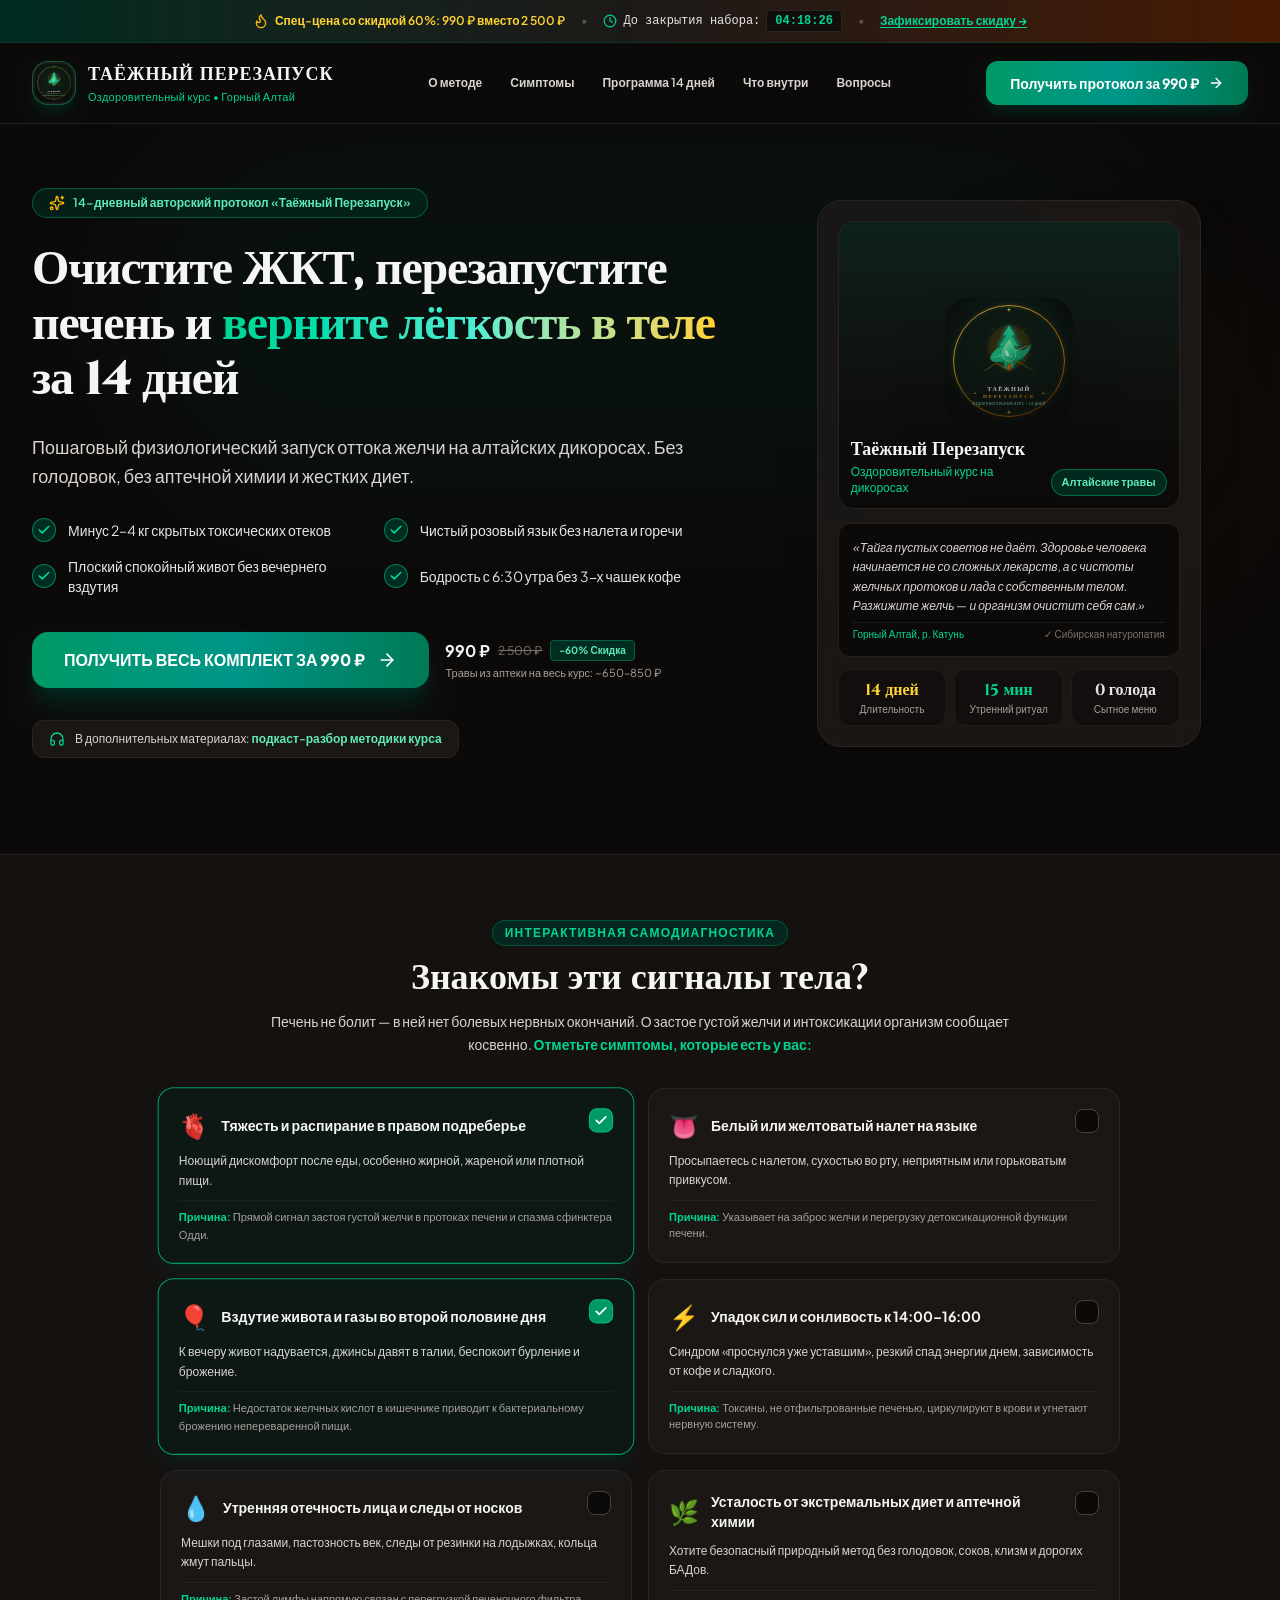
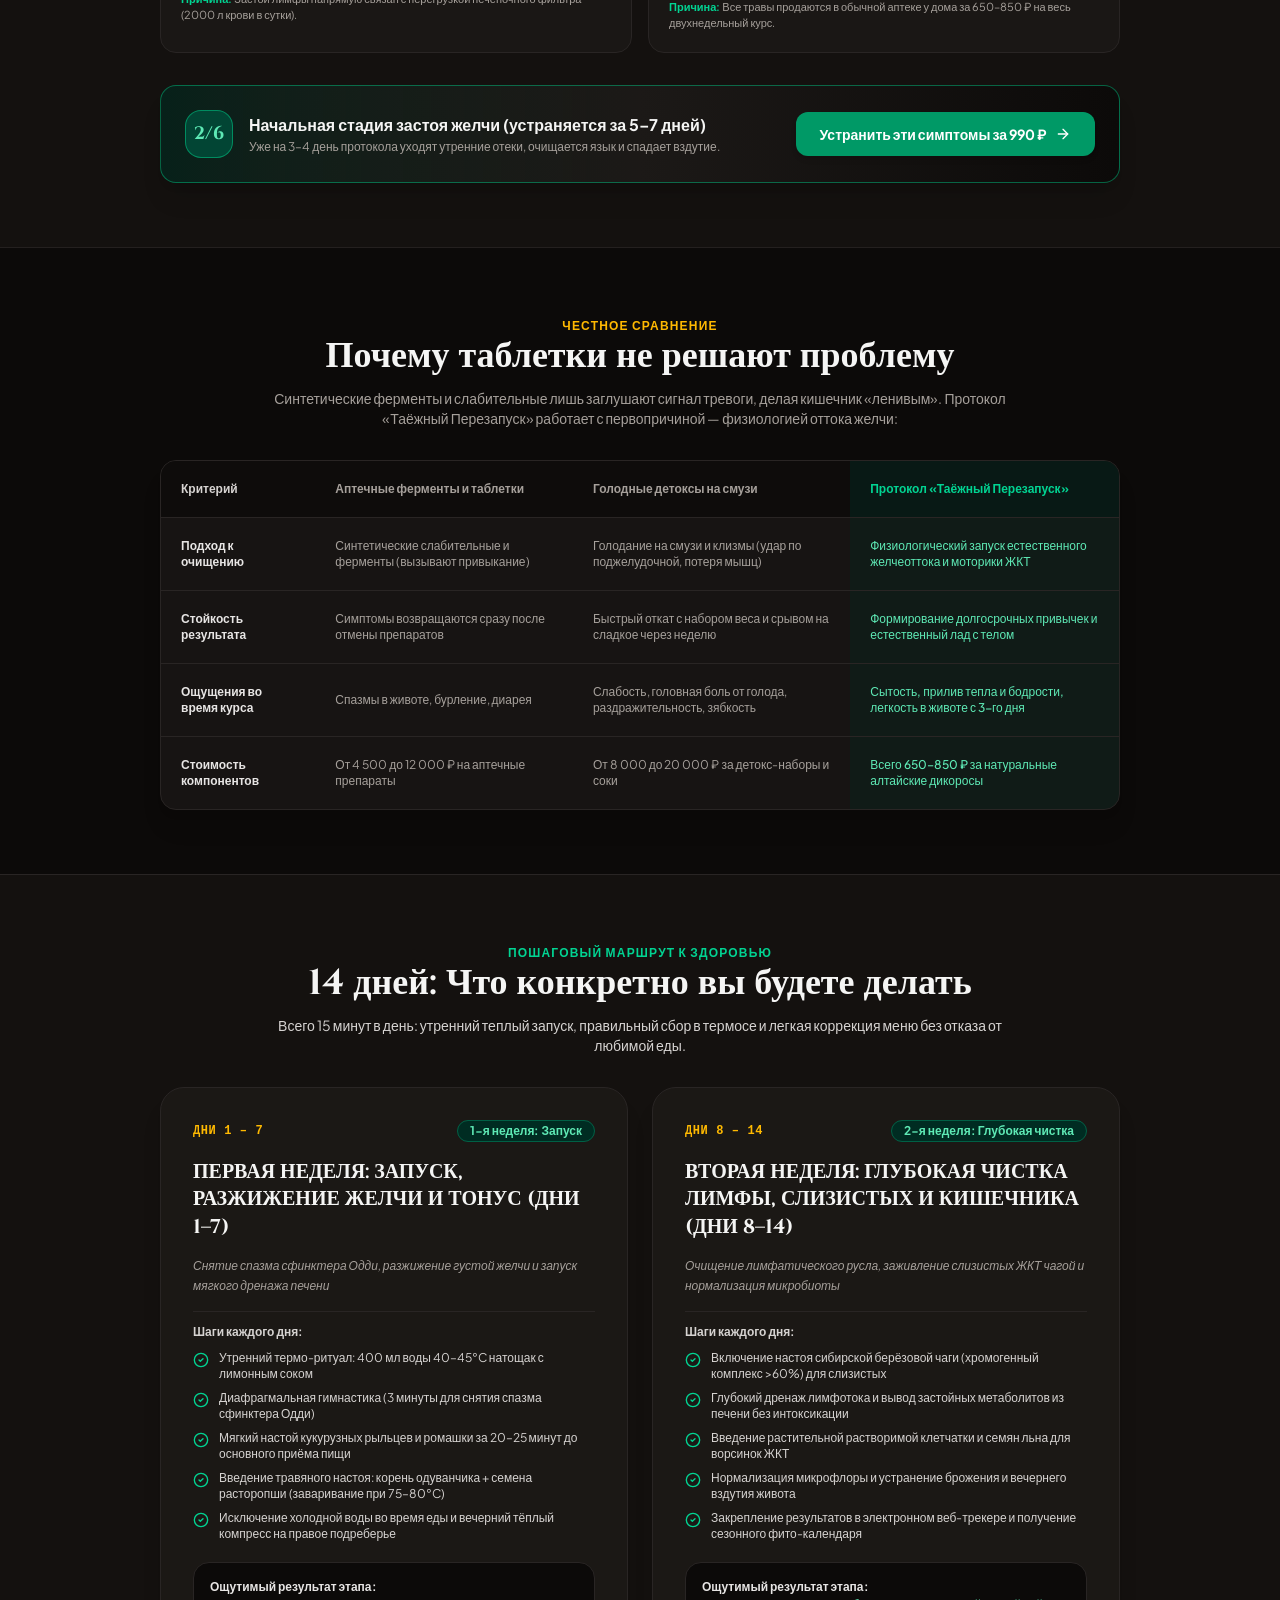
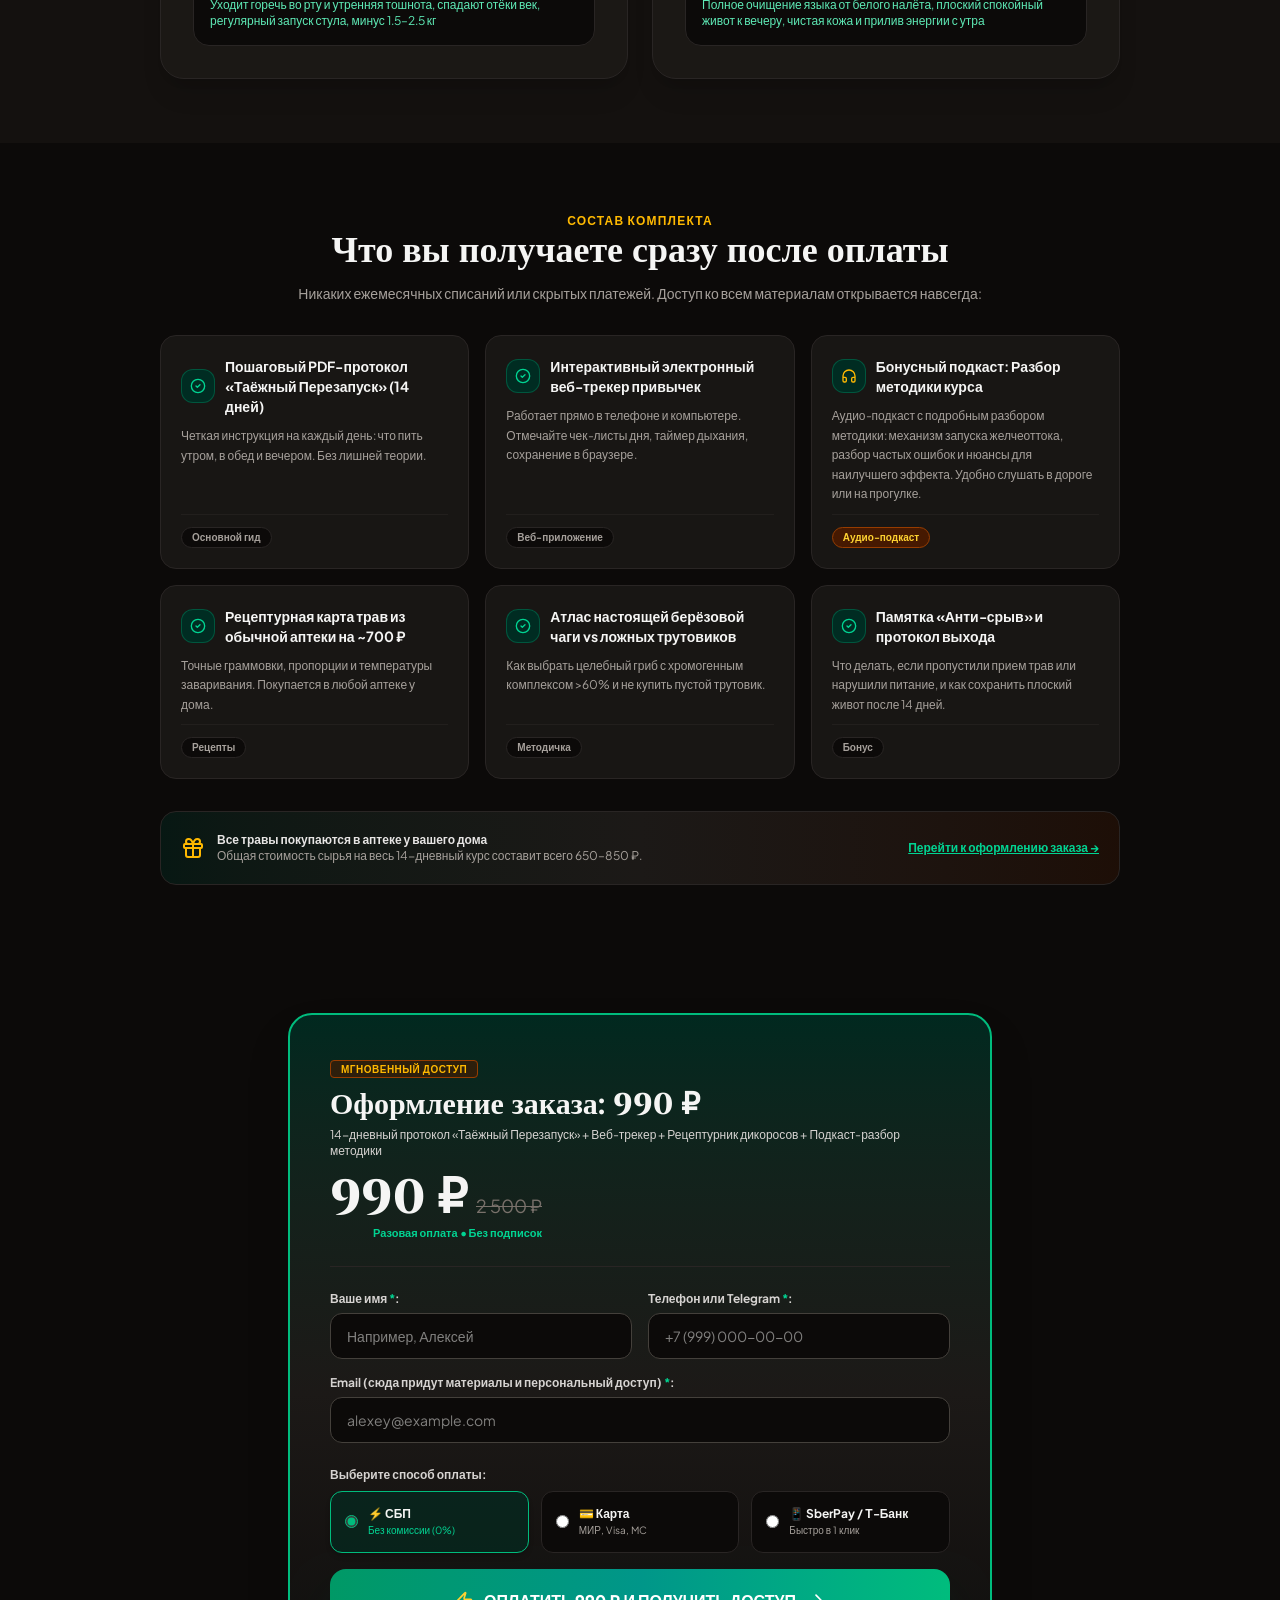
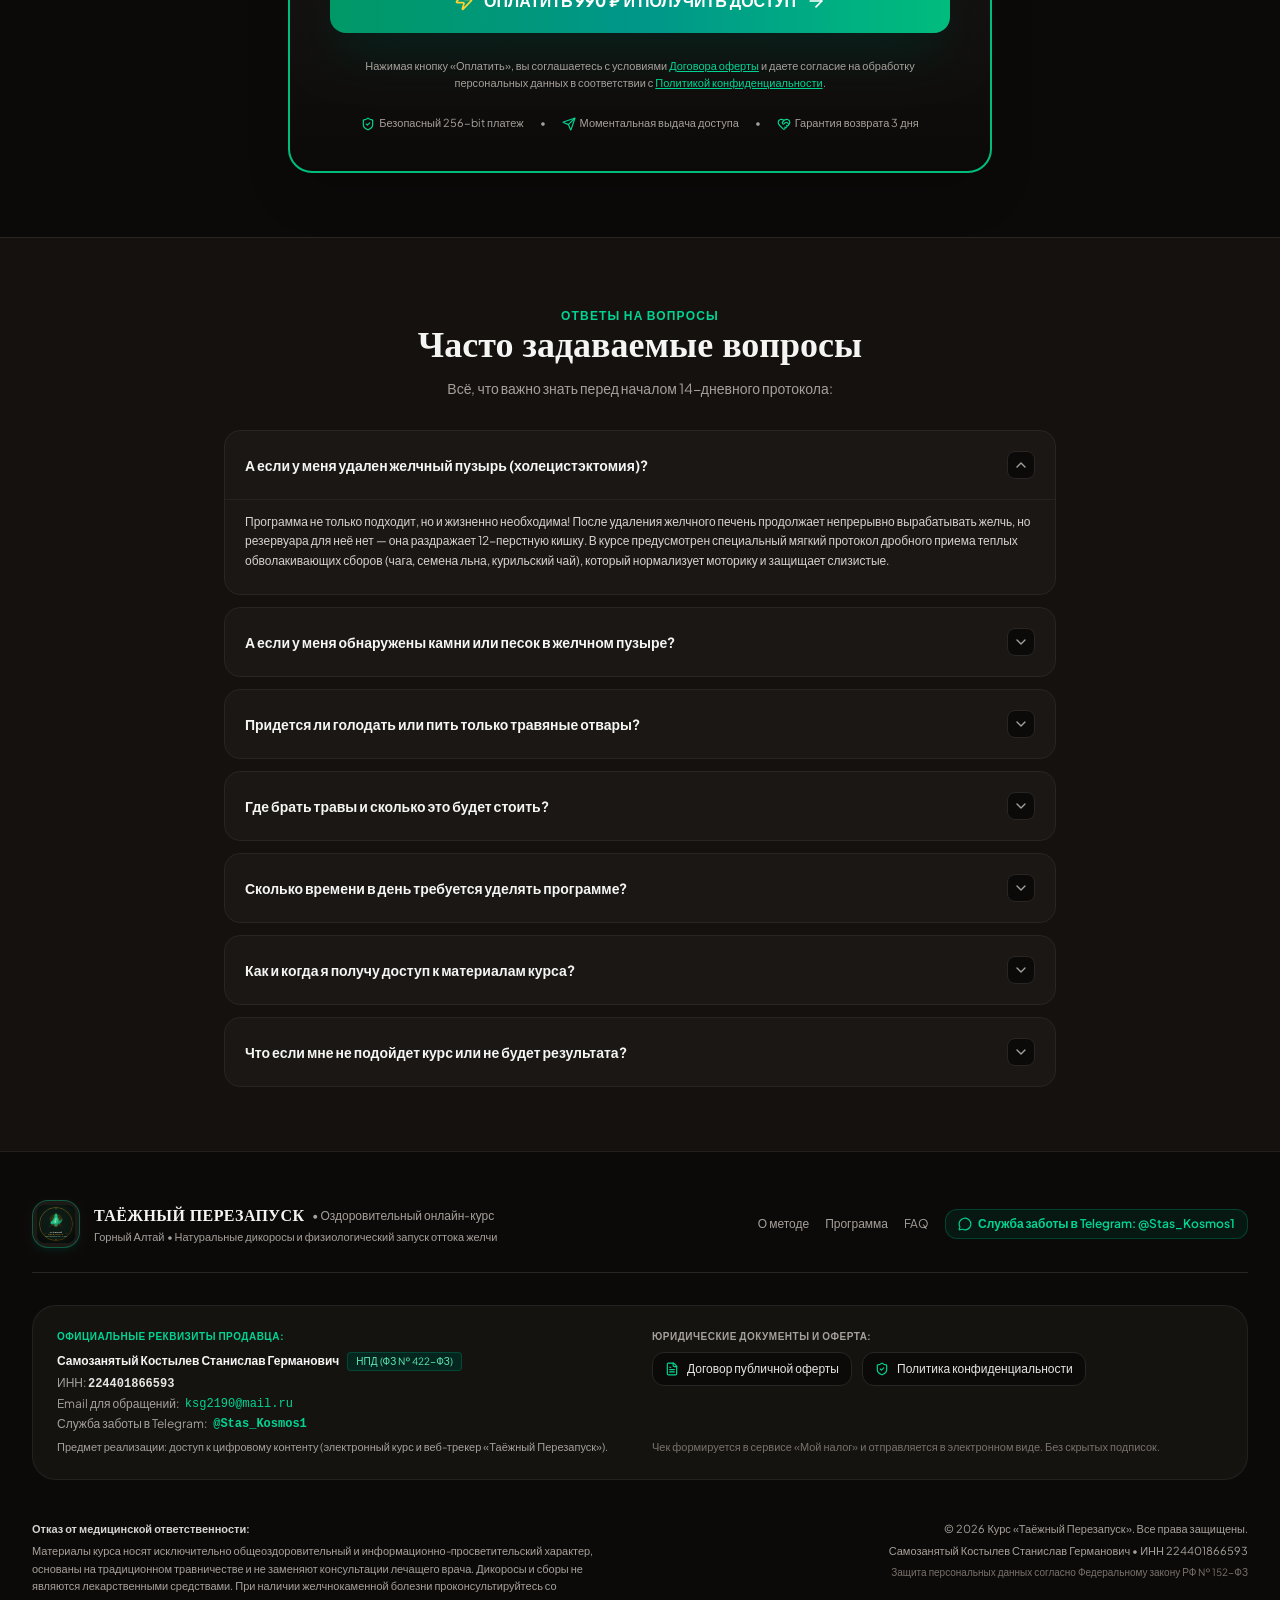
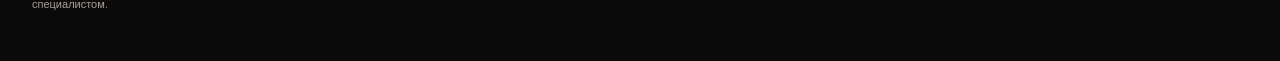
<file: index.html>
<!doctype html>
<html lang="ru">
  <head>
    <meta charset="UTF-8" />
    <meta name="viewport" content="width=device-width, initial-scale=1.0" />
    <title>Оздоровительный курс «Таёжный Перезапуск»</title>
    <meta name="description" content="Очистите ЖКТ, перезапустите печень и верните лёгкость в теле за 14 дней на сибирских дикоросах. Авторский курс и интерактивный трекер «Таёжный Перезапуск» за 990 ₽." />
    <meta property="og:title" content="Оздоровительный курс «Таёжный Перезапуск»" />
    <meta property="og:description" content="Очистите ЖКТ, перезапустите печень и верните лёгкость в теле за 14 дней на сибирских дикоросах. Авторский курс и интерактивный трекер «Таёжный Перезапуск» за 990 ₽." />
    <meta property="og:type" content="website" />
    <meta name="twitter:card" content="summary_large_image" />
    <link rel="preconnect" href="https://fonts.googleapis.com">
    <link rel="preconnect" href="https://fonts.gstatic.com" crossorigin>
    <link href="https://fonts.googleapis.com/css2?family=Cinzel:wght@500;600;700&family=Plus+Jakarta+Sans:ital,wght@0,300;0,400;0,500;0,600;0,700;1,400&family=Cormorant+Garamond:ital,wght@0,600;0,700;1,400;1,600&display=swap" rel="stylesheet">
    <script type="module" crossorigin src="./assets/index-CLtGxTgT.js"></script>
    <link rel="stylesheet" crossorigin href="./assets/index-DcRz3FmG.css">
  </head>
  <body class="bg-stone-950 text-stone-100 antialiased selection:bg-emerald-900 selection:text-emerald-100">
    <div id="root"></div>
  </body>
</html>
</file>
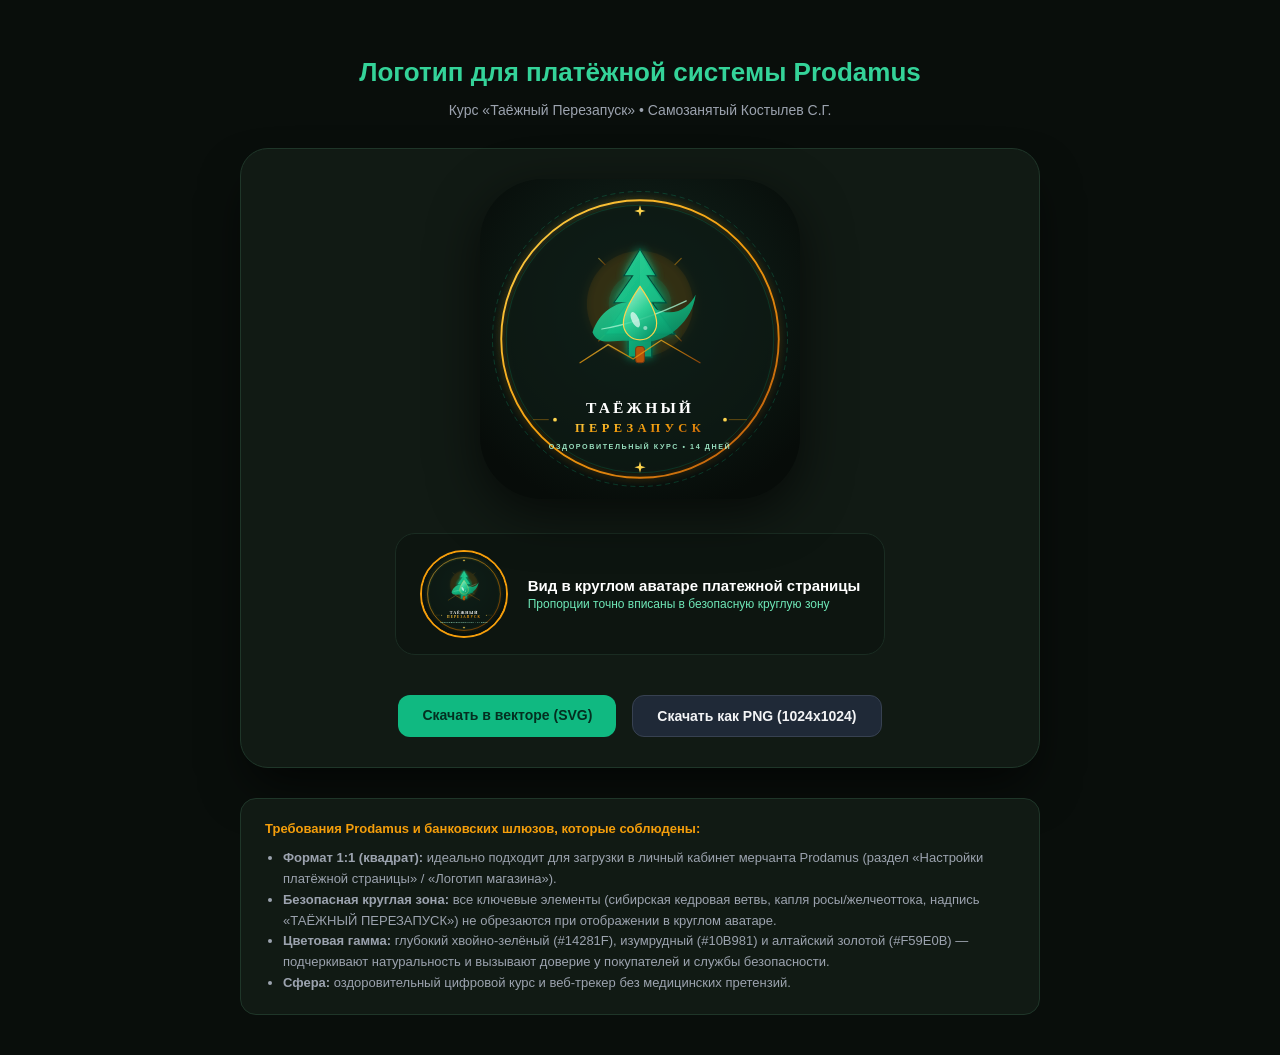
<file: logo-preview.html>
<!DOCTYPE html>
<html lang="ru">
<head>
  <meta charset="UTF-8">
  <title>Логотип проекта «Таёжный Перезапуск» для Prodamus</title>
  <style>
    body {
      margin: 0;
      padding: 40px 20px;
      background: #090e0b;
      color: #e5e7eb;
      font-family: -apple-system, BlinkMacSystemFont, "Segoe UI", Roboto, sans-serif;
      display: flex;
      flex-direction: column;
      align-items: center;
      min-height: 100vh;
    }
    .container {
      max-width: 800px;
      text-align: center;
    }
    h1 {
      font-size: 26px;
      color: #34d399;
      margin-bottom: 8px;
    }
    p.sub {
      color: #9ca3af;
      font-size: 14px;
      margin-bottom: 30px;
    }
    .preview-card {
      background: #111a14;
      border: 1px solid #1f3629;
      border-radius: 28px;
      padding: 30px;
      box-shadow: 0 25px 50px -12px rgba(0, 0, 0, 0.7);
      display: flex;
      flex-direction: column;
      align-items: center;
      gap: 24px;
    }
    .logo-container {
      width: 320px;
      height: 320px;
      filter: drop-shadow(0 15px 25px rgba(0, 0, 0, 0.6));
    }
    .circle-preview {
      display: flex;
      align-items: center;
      gap: 20px;
      margin-top: 10px;
      padding: 16px 24px;
      background: #0d1510;
      border-radius: 20px;
      border: 1px solid #1a2c22;
    }
    .avatar-preview {
      width: 84px;
      height: 84px;
      border-radius: 50%;
      overflow: hidden;
      border: 2px solid #f59e0b;
    }
    .avatar-preview img {
      width: 100%;
      height: 100%;
      display: block;
    }
    .btn-group {
      display: flex;
      gap: 16px;
      margin-top: 16px;
      flex-wrap: wrap;
      justify-content: center;
    }
    .btn {
      background: #10b981;
      color: #042f20;
      text-decoration: none;
      font-weight: 700;
      font-size: 14px;
      padding: 12px 24px;
      border-radius: 12px;
      transition: background 0.2s;
      cursor: pointer;
      border: none;
    }
    .btn:hover {
      background: #34d399;
    }
    .btn-secondary {
      background: #1f2937;
      color: #f3f4f6;
      border: 1px solid #374151;
    }
    .btn-secondary:hover {
      background: #374151;
    }
    .specs {
      margin-top: 30px;
      text-align: left;
      font-size: 13px;
      color: #9ca3af;
      line-height: 1.6;
      background: #111a14;
      border: 1px solid #1f3629;
      padding: 20px 24px;
      border-radius: 16px;
    }
    .specs ul {
      margin: 8px 0 0 18px;
      padding: 0;
    }
  </style>
</head>
<body>
  <div class="container">
    <h1>Логотип для платёжной системы Prodamus</h1>
    <p class="sub">Курс «Таёжный Перезапуск» • Самозанятый Костылев С.Г.</p>

    <div class="preview-card">
      <div class="logo-container">
        <img src="/taezhny-logo.svg" alt="Таёжный Перезапуск" style="width: 100%; height: 100%;">
      </div>

      <div class="circle-preview">
        <div class="avatar-preview">
          <img src="/taezhny-logo.svg" alt="Avatar">
        </div>
        <div style="text-align: left;">
          <strong style="color: #fff; display: block; font-size: 15px;">Вид в круглом аватаре платежной страницы</strong>
          <span style="color: #6ee7b7; font-size: 12px;">Пропорции точно вписаны в безопасную круглую зону</span>
        </div>
      </div>

      <div class="btn-group">
        <a href="/taezhny-logo.svg" download="taezhny-logo.svg" class="btn">Скачать в векторе (SVG)</a>
        <button onclick="downloadPng()" class="btn btn-secondary">Скачать как PNG (1024x1024)</button>
      </div>
    </div>

    <div class="specs">
      <strong style="color: #f59e0b;">Требования Prodamus и банковских шлюзов, которые соблюдены:</strong>
      <ul>
        <li><strong>Формат 1:1 (квадрат):</strong> идеально подходит для загрузки в личный кабинет мерчанта Prodamus (раздел «Настройки платёжной страницы» / «Логотип магазина»).</li>
        <li><strong>Безопасная круглая зона:</strong> все ключевые элементы (сибирская кедровая ветвь, капля росы/желчеоттока, надпись «ТАЁЖНЫЙ ПЕРЕЗАПУСК») не обрезаются при отображении в круглом аватаре.</li>
        <li><strong>Цветовая гамма:</strong> глубокий хвойно-зелёный (#14281F), изумрудный (#10B981) и алтайский золотой (#F59E0B) — подчеркивают натуральность и вызывают доверие у покупателей и службы безопасности.</li>
        <li><strong>Сфера:</strong> оздоровительный цифровой курс и веб-трекер без медицинских претензий.</li>
      </ul>
    </div>
  </div>

  <canvas id="exportCanvas" width="1024" height="1024" style="display: none;"></canvas>

  <script>
    function downloadPng() {
      const img = new Image();
      img.onload = function() {
        const canvas = document.getElementById('exportCanvas');
        const ctx = canvas.getContext('2d');
        ctx.clearRect(0, 0, 1024, 1024);
        ctx.drawImage(img, 0, 0, 1024, 1024);
        const a = document.createElement('a');
        a.download = 'taezhny-logo-1024x1024.png';
        a.href = canvas.toDataURL('image/png');
        a.click();
      };
      img.src = '/taezhny-logo.svg';
    }
  </script>
</body>
</html>
</file>
